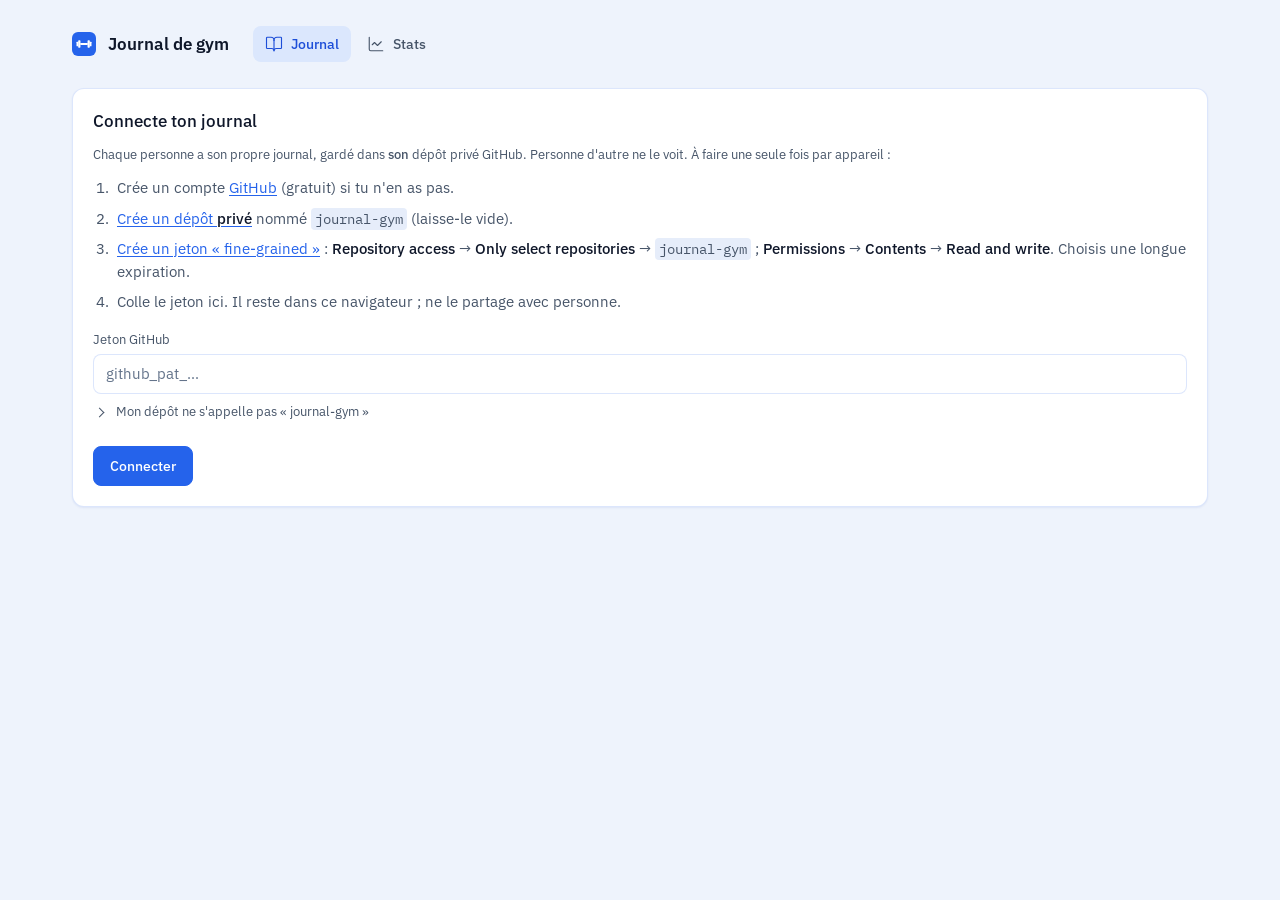
<file: index.html>
<!DOCTYPE html>
<html lang="fr">
<head>
<meta charset="utf-8">
<meta name="viewport" content="width=device-width, initial-scale=1, viewport-fit=cover">
<title>Journal de gym</title>
<meta name="theme-color" content="#eef3fc" media="(prefers-color-scheme: light)">
<meta name="theme-color" content="#0c1326" media="(prefers-color-scheme: dark)">
<link rel="manifest" href="manifest.webmanifest">
<link rel="icon" href="icon.svg" type="image/svg+xml">
<link rel="apple-touch-icon" href="icon-180.png">
<meta name="mobile-web-app-capable" content="yes">
<meta name="apple-mobile-web-app-capable" content="yes">
<meta name="apple-mobile-web-app-title" content="Gym">
<meta name="apple-mobile-web-app-status-bar-style" content="black-translucent">
<link rel="preconnect" href="https://fonts.gstatic.com" crossorigin>
<link rel="stylesheet" href="https://fonts.googleapis.com/css2?family=IBM+Plex+Mono:wght@400;500&family=IBM+Plex+Sans:wght@400;500;600&display=swap" crossorigin>
<link rel="stylesheet" href="style.css">
</head>
<body>
<div class="wrap">
  <header class="top">
    <h1 class="brand"><img src="icon.svg" alt="" width="24" height="24">Journal de gym</h1>
    <nav class="tabs">
      <a class="tab active" id="tab-journal" href="index.html"><i data-icon="book"></i>Journal</a>
      <a class="tab" href="stats.html"><i data-icon="chart"></i>Stats</a>
      <button class="tab hidden" id="btn-account" type="button"><i data-icon="user"></i>Compte</button>
      <button class="tab hidden" id="btn-install" type="button"><i data-icon="download"></i>Installer</button>
    </nav>
    <div class="meta"><span id="who"></span><span id="sync" role="status"></span></div>
  </header>
  <div id="notice" class="notice hidden"></div>

  <!-- Connexion -->
  <section class="card narrow hidden" id="setup">
    <h2>Connecte ton journal</h2>
    <p class="sub">Chaque personne a son propre journal, gardé dans <b>son</b> dépôt privé GitHub. Personne d'autre ne le voit. À faire une seule fois par appareil :</p>
    <ol class="steps">
      <li>Crée un compte <a href="https://github.com/signup" target="_blank" rel="noopener">GitHub</a> (gratuit) si tu n'en as pas.</li>
      <li><a href="https://github.com/new?name=journal-gym&visibility=private" target="_blank" rel="noopener">Crée un dépôt <b>privé</b></a> nommé <code>journal-gym</code> (laisse-le vide).</li>
      <li><a href="https://github.com/settings/personal-access-tokens/new" target="_blank" rel="noopener">Crée un jeton « fine-grained »</a> : <span class="ui">Repository access</span> → <span class="ui">Only select repositories</span> → <code>journal-gym</code> ; <span class="ui">Permissions</span> → <span class="ui">Contents</span> → <span class="ui">Read and write</span>. Choisis une longue expiration.</li>
      <li>Colle le jeton ici. Il reste dans ce navigateur ; ne le partage avec personne.</li>
    </ol>
    <form id="setup-form">
      <label class="f" for="in-token">Jeton GitHub</label>
      <input id="in-token" type="password" autocomplete="off" placeholder="github_pat_…">
      <details>
        <summary>Mon dépôt ne s'appelle pas « journal-gym »</summary>
        <label class="f" for="in-repo">Dépôt (compte/nom)</label>
        <input id="in-repo" type="text" autocomplete="off" placeholder="mon-compte/journal-gym">
      </details>
      <div class="row top-gap"><button class="btn primary" id="btn-connect" type="submit">Connecter</button></div>
      <div class="err" id="setup-err"></div>
    </form>
  </section>

  <!-- Compte -->
  <section class="card narrow hidden" id="account">
    <h2>Compte</h2>
    <p class="sub" id="account-info"></p>
    <div class="row top-gap">
      <label for="sel-unit">Unité de poids</label>
      <select id="sel-unit" class="auto"><option value="lb">lb</option><option value="kg">kg</option></select>
    </div>
    <div class="row top-gap">
      <button class="btn" id="btn-csv" type="button">Exporter en CSV</button>
      <button class="btn danger" id="btn-logout" type="button">Se déconnecter de cet appareil</button>
    </div>
  </section>

  <!-- Liste -->
  <section id="list-view" class="hidden">
    <div class="row spread list-top">
      <button class="btn primary" id="btn-new" type="button"><i data-icon="plus"></i>Nouvel entraînement</button>
      <span id="count"></span>
    </div>
    <div id="list"></div>
  </section>

  <!-- Éditeur -->
  <section class="card narrow hidden" id="editor">
    <h2 id="ed-title">Nouvel entraînement</h2>
    <div class="grid2">
      <div><label class="f" for="ed-date">Date</label><input id="ed-date" type="date"></div>
      <div><label class="f" for="ed-name">Nom de l'entraînement</label><input id="ed-name" type="text" list="dl-names" placeholder="ex. Push, Jambes" autocomplete="off"></div>
    </div>
    <div id="ed-ex"></div>
    <div class="row add-row">
      <button class="btn" data-add="ex" type="button"><i data-icon="plus"></i>Exercice</button>
      <button class="btn" data-add="warmup" type="button"><i data-icon="plus"></i>Échauffement</button>
      <button class="btn" data-add="stretch" type="button"><i data-icon="plus"></i>Étirement</button>
    </div>
    <div class="note-field"><label class="f" for="ed-note">Note</label><textarea id="ed-note" placeholder="Comment ça s'est passé ?"></textarea></div>
    <div class="err" id="ed-err"></div>
    <div class="editor-actions">
      <div id="timer" class="timer hidden" role="timer">
        <div class="timer-info"><span id="timer-label" aria-live="polite"></span><span id="timer-time" class="timer-time"></span></div>
        <button class="btn small" id="timer-stop" type="button">Arrêter</button>
        <div class="timer-bar" aria-hidden="true"><i id="timer-fill"></i></div>
      </div>
      <div class="row"><button class="btn primary" id="btn-save" type="button">Enregistrer</button><button class="btn" id="btn-cancel" type="button">Annuler</button></div>
      <button class="btn danger hidden" id="btn-delete" type="button">Supprimer</button>
    </div>
    <datalist id="dl-names"></datalist>
  </section>
</div>

<script src="app.js"></script>
<script src="moves.js"></script>
<script>
'use strict';
const $ = id => document.getElementById(id);
const esc = JG.esc;
let draft = null;          // entraînement en cours d'édition
let showAccount = location.hash === '#compte';   // l'onglet Compte de la page Stats arrive ici

/* ---------- affichage général ---------- */
function render() {
  const on = JG.connected();
  $('setup').classList.toggle('hidden', on);
  $('btn-account').classList.toggle('hidden', !on);
  const acc = on && showAccount && !draft;
  $('account').classList.toggle('hidden', !acc);
  $('list-view').classList.toggle('hidden', !on || !!draft || acc);
  $('btn-account').classList.toggle('active', acc);
  $('tab-journal').classList.toggle('active', !acc);
  $('editor').classList.toggle('hidden', !on || !draft);
  document.body.classList.toggle('editing', on && !!draft);
  renderSync();
  if (!on) return;
  $('account-info').textContent = 'Connecté : ' + JG.login() + ' · données dans le dépôt privé ' + JG.repo();
  $('sel-unit').value = JG.unit();
  if (!draft) renderList();
}

function renderSync() {
  JG.paintStatus('Tes changements sont gardés ici et seront envoyés au retour du réseau');
}

/* Types d'éléments d'une séance. Seuls les exercices ont des sets et comptent dans les stats. */
const TYPES = {
  ex: { label: 'Exercice', ph: 'Nom de l\'exercice' },
  warmup: { label: 'Échauffement', ph: 'Nom de l\'échauffement' },
  stretch: { label: 'Étirement', ph: 'Nom de l\'étirement' }
};
const SUGG = { ex: [], warmup: [], stretch: [] };   // noms déjà utilisés, proposés pendant la saisie
const isEx = ex => !ex.type || ex.type === 'ex';
const openGroups = new Set();   // groupes dont l'historique est déplié

function sessionHTML(w, u) {
  const nSets = w.exercises.reduce((a, e) => a + e.sets.length, 0), vol = JG.workoutVolume(w);
  const nEx = w.exercises.filter(isEx).length, nWarm = w.exercises.filter(e => e.type === 'warmup').length, nStr = w.exercises.filter(e => e.type === 'stretch').length;
  return '<div class="sess">' +
    '<div class="sess-head"><span class="w-date">' + esc(JG.fmtDate(w.date, true)) + '</span>' +
    '<button class="btn small ghost" data-act="edit" data-id="' + esc(w.id) + '">Modifier</button></div>' +
    (w.exercises.length ? '<ul>' + w.exercises.map(ex => {
      const note = ex.note ? '<span class="li-note">' + esc(ex.note) + '</span>' : '';
      return isEx(ex)
        ? '<li><span class="li-name"><b>' + esc(ex.name) + '</b>' + note + '</span><span class="sets">' + esc(JG.setsSummary(ex.sets, u, ex.measure)) + '</span></li>'
        : '<li class="extra"><span class="li-name"><span><span class="tag">' + TYPES[ex.type].label + '</span><b>' + esc(ex.name) + '</b></span>' + note + '</span><span class="sets">' + esc(ex.detail || '') + '</span></li>';
    }).join('') + '</ul>' : '') +
    (w.note ? '<p class="note">' + esc(w.note) + '</p>' : '') +
    '<footer>' + nEx + ' exercice' + (nEx > 1 ? 's' : '') + ' · ' + nSets + ' set' + (nSets > 1 ? 's' : '') +
    (nWarm ? ' · ' + nWarm + ' échauffement' + (nWarm > 1 ? 's' : '') : '') + (nStr ? ' · ' + nStr + ' étirement' + (nStr > 1 ? 's' : '') : '') +
    (vol > 0 ? ' · volume ' + JG.fmtNum(vol) + ' ' + u : '') + '</footer></div>';
}

/* Les séances qui portent le même nom sont regroupées dans une seule carte (la plus récente en premier). */
function renderList() {
  const ws = JG.workouts(), u = JG.unit();
  if (!ws.length) {
    $('count').textContent = '';
    $('list').innerHTML = '<div class="card empty">Aucun entraînement pour l\'instant.<br>Appuie sur « Nouvel entraînement » pour commencer.</div>';
    return;
  }
  const groups = new Map();
  for (const w of ws) { const k = JG.key(w.name); if (!groups.has(k)) groups.set(k, []); groups.get(k).push(w); }
  $('count').textContent = groups.size + ' entraînement' + (groups.size > 1 ? 's' : '') + ' · ' + ws.length + ' séance' + (ws.length > 1 ? 's' : '');
  let html = '';
  groups.forEach((list, k) => {
    const last = list[0], older = list.slice(1);
    html += '<article class="card w">' +
      '<header><div><h3>' + esc(last.name) + '</h3><div class="small">' + list.length + ' séance' + (list.length > 1 ? 's' : '') + '</div></div>' +
      '<button class="btn small soft" data-act="dup" data-id="' + esc(last.id) + '" title="Ajouter une séance aujourd\'hui à partir de la dernière">' + JG.icon('plus') + 'Nouvelle séance</button></header>' +
      sessionHTML(last, u) +
      (older.length ? '<details data-k="' + esc(k) + '"' + (openGroups.has(k) ? ' open' : '') + '><summary>Séances précédentes <span class="n">' + older.length + '</span></summary>' +
        older.map(w => sessionHTML(w, u)).join('') + '</details>' : '') +
      '</article>';
  });
  $('list').innerHTML = html;
}

/* ---------- éditeur ---------- */
const blankSet = () => ({ reps: '', weight: '', sec: '' });
const blankEx = type => ({ type: type || 'ex', measure: '', name: '', detail: '', note: '', sets: (type || 'ex') === 'ex' ? [blankSet()] : [] });
/* Mesure d'un exercice : '' = reps + poids, 'time' = durée de chaque set, 'steps' = nombre de pas (+ poids facultatif) */
const MEASURES = [['', () => JG.unit()], ['time', () => 'Temps'], ['steps', () => 'Pas']];

function openEditor(w, asCopy) {
  if (w) {
    draft = { id: asCopy ? null : w.id, createdAt: asCopy ? null : w.createdAt, date: asCopy ? JG.today() : w.date, name: w.name, note: asCopy ? '' : (w.note || ''),
      exercises: w.exercises.map(ex => ({ type: ex.type || 'ex', measure: ex.measure || '', detail: ex.detail || '', note: ex.note || '', name: ex.name,
        sets: ex.sets.map(s => ({ reps: s.reps ? String(s.reps) : '', weight: s.weight ? String(s.weight).replace('.', ',') : '', sec: s.sec ? String(s.sec) : '' })) })) };
  } else {
    draft = { id: null, date: JG.today(), name: '', note: '', exercises: [blankEx()] };
  }
  $('ed-title').textContent = draft.id ? 'Modifier la séance' : (asCopy ? 'Nouvelle séance – ' + w.name : 'Nouvel entraînement');
  $('ed-date').value = draft.date; $('ed-name').value = draft.name; $('ed-note').value = draft.note; $('ed-err').textContent = '';
  $('btn-delete').classList.toggle('hidden', !draft.id); disarm();
  const hist = JG.history();
  SUGG.ex = Array.from(hist.values()).sort((a, b) => b.sessions.length - a.sessions.length).map(h => h.name);
  $('dl-names').innerHTML = Array.from(new Set(JG.workouts().map(x => x.name))).map(n => '<option value="' + esc(n) + '">').join('');
  ['warmup', 'stretch'].forEach(t => {
    const names = new Set();
    JG.workouts().forEach(x => x.exercises.forEach(ex => { if (ex.type === t && ex.name) names.add(ex.name); }));
    SUGG[t] = Array.from(names);
  });
  renderExercises();
  render();
  window.scrollTo(0, 0);
}

function hintFor(name) {
  const h = JG.history(draft && draft.id).get(JG.key(name));
  if (!h) return '';
  const s = h.sessions[h.sessions.length - 1];
  return 'Dernière fois (' + JG.fmtDate(s.date) + ') : ' + JG.setsSummary(s.sets, JG.unit(), s.measure);
}

/* Animation « comment faire » (moves.js) : bouton visible seulement si le nom correspond à un mouvement connu.
   L'état ouvert/fermé est gardé sur l'exercice (_demo), il n'est pas enregistré. */
function demoBtnHTML(ex) {
  const id = JGMoves.find(ex.name), open = !!(id && ex._demo);
  return '<button class="icon demo-btn' + (id ? '' : ' hidden') + '" data-act="demo" type="button" title="Voir le mouvement" aria-label="Voir le mouvement" aria-expanded="' + open + '">' + JG.icon('play') + '</button>';
}
function refreshDemo(exEl, ex) {
  const id = JGMoves.find(ex.name), open = !!(id && ex._demo), b = exEl.querySelector('.demo-btn'), slot = exEl.querySelector('.demo-slot');
  if (!b || !slot) return;
  b.classList.toggle('hidden', !id); b.setAttribute('aria-expanded', String(open));
  if (!open) slot.innerHTML = '';
  else if (slot.dataset.mv !== id) slot.innerHTML = JGMoves.panel(id);
  slot.dataset.mv = open ? id : '';
  if (open) JGMoves.start();
}

/* ---------- minuteur des sets en Temps ----------
   Un seul décompte à la fois. Il se base sur l'heure de fin, donc reste juste si l'écran se met en veille.
   Bips aux 3 dernières secondes et à la fin (Web Audio ; muet si l'iPhone est en mode silencieux),
   vibration là où elle existe, et l'écran reste allumé pendant le décompte quand le navigateur le permet. */
const timer = { ex: null, j: -1, total: 0, end: 0, iv: 0, hide: 0, ctx: null, wake: null, last: -1 };
const timerOn = (ex, j) => !!timer.iv && timer.ex === ex && timer.j === j;
const fmtClock = s => Math.floor(s / 60) + ':' + String(s % 60).padStart(2, '0');

function timerBtnHTML(ex, j) {
  const on = timerOn(ex, j);
  return '<button class="icon timer-btn" data-act="timer" type="button" aria-pressed="' + on + '" title="' + (on ? 'Arrêter le minuteur' : 'Démarrer le minuteur') + '" aria-label="' + (on ? 'Arrêter le minuteur' : 'Démarrer le minuteur du set ' + (j + 1)) + '">' + JG.icon(on ? 'stop' : 'timer') + '</button>';
}
function paintTimerBtns() {
  document.querySelectorAll('#ed-ex .timer-btn').forEach(b => {
    const ex = draft && draft.exercises[+b.closest('.ex').dataset.i], j = +b.closest('.set-row').dataset.j;
    b.outerHTML = timerBtnHTML(ex, j);
  });
}
function beep(freq, dur, delay) {
  const c = timer.ctx; if (!c) return;
  const t = c.currentTime + (delay || 0), o = c.createOscillator(), g = c.createGain();
  o.type = 'sine'; o.frequency.value = freq;
  g.gain.setValueAtTime(0.0001, t); g.gain.exponentialRampToValueAtTime(0.4, t + 0.02); g.gain.exponentialRampToValueAtTime(0.0001, t + dur);
  o.connect(g); g.connect(c.destination); o.start(t); o.stop(t + dur + 0.05);
}
async function keepAwake(on) {
  try {
    if (on && 'wakeLock' in navigator && !timer.wake) { timer.wake = await navigator.wakeLock.request('screen'); timer.wake.addEventListener('release', () => { timer.wake = null; }); }
    if (!on && timer.wake) { await timer.wake.release(); timer.wake = null; }
  } catch (e) { /* non disponible : sans importance */ }
}
function showTimer(label, secs, frac, done) {
  $('timer').classList.remove('hidden'); $('timer').classList.toggle('done', !!done);
  if ($('timer-label').textContent !== label) $('timer-label').textContent = label;
  $('timer-time').textContent = done ? 'Terminé !' : fmtClock(secs);
  $('timer-fill').style.width = (frac * 100).toFixed(1) + '%';
  $('timer-stop').textContent = done ? 'OK' : 'Arrêter';
}
function startTimer(ex, j) {
  stopTimer();
  const sec = JG.parseSec(ex.sets[j] && ex.sets[j].sec);
  const label = (ex.name.trim() || 'Exercice') + ' · set ' + (j + 1);
  if (!(sec > 0)) { showTimer(label + ' : entre d\'abord un temps', 0, 0); $('timer-time').textContent = ''; timer.hide = setTimeout(stopTimer, 3000); return; }
  // Le son doit être « débloqué » pendant le toucher (exigence d'iOS)
  try { timer.ctx = timer.ctx || new (window.AudioContext || window.webkitAudioContext)(); timer.ctx.resume(); beep(880, 0.08); } catch (e) { timer.ctx = null; }
  Object.assign(timer, { ex, j, total: sec, end: Date.now() + sec * 1000, last: -1 });
  timer.iv = setInterval(tickTimer, 200);
  keepAwake(true); tickTimer(); paintTimerBtns();
}
function tickTimer() {
  const ms = timer.end - Date.now(), left = Math.max(0, Math.ceil(ms / 1000));
  const label = (timer.ex.name.trim() || 'Exercice') + ' · set ' + (timer.j + 1);
  if (ms <= 0) return finishTimer(label);
  if (left <= 3 && left !== timer.last) beep(660, 0.12);
  timer.last = left;
  showTimer(label, left, 1 - ms / (timer.total * 1000));
}
function finishTimer(label) {
  clearInterval(timer.iv); timer.iv = 0;
  beep(990, 0.25); beep(990, 0.25, 0.35); beep(1320, 0.5, 0.7);
  try { if (navigator.vibrate) navigator.vibrate([300, 120, 300]); } catch (e) { /* pas de vibration */ }
  showTimer(label, 0, 1, true);
  keepAwake(false); paintTimerBtns();
  timer.hide = setTimeout(stopTimer, 6000);
}
function stopTimer() {
  clearInterval(timer.iv); clearTimeout(timer.hide); timer.iv = 0; timer.hide = 0; timer.ex = null; timer.j = -1;
  $('timer').classList.add('hidden'); $('timer').classList.remove('done');
  keepAwake(false); paintTimerBtns();
}
$('timer-stop').addEventListener('click', stopTimer);
document.addEventListener('visibilitychange', () => {
  if (document.hidden || !timer.iv) return;
  keepAwake(true); tickTimer();   // retour dans l'app : l'écran allumé est redemandé, le décompte se recale
});

// Lignes de sets selon la mesure : reps + poids, durée seule, ou pas + poids facultatif
function setRowsHTML(ex, u) {
  const del = '<button class="icon" data-act="del-set" type="button" title="Retirer le set" aria-label="Retirer le set">' + JG.icon('x') + '</button>';
  if (ex.measure === 'time') return '<div class="set-row timed head"><span>Set</span><span>Temps (secondes)</span><span></span><span></span></div>' +
    ex.sets.map((s, j) => '<div class="set-row timed" data-j="' + j + '"><span class="n">' + (j + 1) + '</span>' +
      '<input class="sec" type="text" inputmode="numeric" placeholder="ex. 45" aria-label="Temps du set ' + (j + 1) + ', en secondes" value="' + esc(s.sec) + '">' +
      timerBtnHTML(ex, j) + del + '</div>').join('');
  const what = ex.measure === 'steps' ? 'Pas' : 'Reps';
  return '<div class="set-row head"><span>Set</span><span>' + what + '</span><span>Poids (' + u + ')' + '</span><span></span></div>' +
    ex.sets.map((s, j) => '<div class="set-row" data-j="' + j + '"><span class="n">' + (j + 1) + '</span>' +
      '<input class="reps" type="text" inputmode="numeric" aria-label="' + what + ' du set ' + (j + 1) + '" value="' + esc(s.reps) + '">' +
      '<input class="wt" type="text" inputmode="decimal" aria-label="Poids du set ' + (j + 1) + '" value="' + esc(s.weight) + '">' + del + '</div>').join('');
}

function renderExercises() {
  const u = JG.unit();
  $('ed-ex').innerHTML = draft.exercises.map((ex, i) => {
    const t = TYPES[ex.type] || TYPES.ex;
    const head = '<div class="ex ' + esc(ex.type) + '" data-i="' + i + '">' +
      (isEx(ex) ? '' : '<div class="tag">' + t.label + '</div>') +
      '<div class="ex-head"><textarea class="ex-name" rows="1" enterkeyhint="done" autocomplete="off" placeholder="' + esc(t.ph) + '" aria-label="Nom" aria-autocomplete="list">' + esc(ex.name) + '</textarea>' +
      demoBtnHTML(ex) +
      '<button class="icon" data-act="del-ex" type="button" title="Retirer" aria-label="Retirer">' + JG.icon('x') + '</button></div>' +
      '<div class="suggest hidden" role="listbox" aria-label="Noms déjà utilisés"></div>';
    const mv = ex._demo && JGMoves.find(ex.name);
    const slot = '<div class="demo-slot" data-mv="' + (mv || '') + '">' + (mv ? JGMoves.panel(mv) : '') + '</div>';
    // Zone de texte qui s'agrandit avec le contenu : la note reste lisible en entier sur téléphone
    const note = '<textarea class="ex-note" rows="1" placeholder="Note (ex. par jambe, élastique rouge)" aria-label="Note sur l\'exercice">' + esc(ex.note) + '</textarea>';
    if (!isEx(ex)) return head + slot +
      '<input class="ex-detail" type="text" autocomplete="off" placeholder="Durée ou détails (ex. 5 min)" aria-label="Durée ou détails" value="' + esc(ex.detail) + '">' + note + '</div>';
    return head + note + slot +
      '<div class="hint">' + esc(hintFor(ex.name)) + '</div>' +
      '<div class="measure" role="group" aria-label="Mesure">' + MEASURES.map(([m, label]) =>
        '<button type="button" data-act="measure" data-m="' + m + '" aria-pressed="' + (ex.measure === m) + '">' + esc(label()) + '</button>').join('') + '</div>' +
      setRowsHTML(ex, u) +
      '<button class="btn small add-set" data-act="add-set" type="button">' + JG.icon('plus') + 'Set</button>' +
    '</div>';
  }).join('');
  requestAnimationFrame(fitAll);   // une fois l'éditeur affiché
  JGMoves.start();
}
// Nom et note : zones de texte qui s'agrandissent avec le contenu, pour rester lisibles en entier sur téléphone
function fitNote(t) { t.style.height = 'auto'; if (t.scrollHeight) t.style.height = (t.scrollHeight + 2) + 'px'; }
function fitAll() { document.querySelectorAll('#ed-ex .ex-note, #ed-ex .ex-name').forEach(fitNote); }
window.addEventListener('resize', fitAll);

/* Suggestions de noms (remplacent la liste du navigateur, qui ne marche pas sur une zone de texte) :
   les noms déjà utilisés qui contiennent ce qu'on tape, sans tenir compte des accents ni des majuscules. */
function showSuggest(exEl, ex) {
  const box = exEl.querySelector('.suggest'); if (!box) return;
  const q = JGMoves._norm(ex.name), list = SUGG[ex.type] || SUGG.ex;
  const hits = list.filter(n => { const k = JGMoves._norm(n); return k !== q && (!q || k.includes(q)); }).slice(0, 5);
  box.innerHTML = hits.map(n => '<button type="button" role="option" data-act="pick" data-name="' + esc(n) + '">' + esc(n) + '</button>').join('');
  box.classList.toggle('hidden', !hits.length);
}
function hideSuggest(exEl) { const box = exEl && exEl.querySelector('.suggest'); if (box) box.classList.add('hidden'); }
$('ed-ex').addEventListener('focusin', e => { if (e.target.classList.contains('ex-name')) { const exEl = e.target.closest('.ex'); showSuggest(exEl, draft.exercises[+exEl.dataset.i]); } });
$('ed-ex').addEventListener('focusout', e => { if (e.target.classList.contains('ex-name')) hideSuggest(e.target.closest('.ex')); });
// Toucher une suggestion ne doit pas faire perdre le focus avant le clic
$('ed-ex').addEventListener('pointerdown', e => { if (e.target.closest('[data-act="pick"]')) e.preventDefault(); });
$('ed-ex').addEventListener('keydown', e => { if (e.key === 'Enter' && e.target.classList.contains('ex-name')) { e.preventDefault(); e.target.blur(); } });

function nameChanged(exEl, ex) { const h = exEl.querySelector('.hint'); if (h) h.textContent = hintFor(ex.name); refreshDemo(exEl, ex); }

$('ed-ex').addEventListener('input', e => {
  const exEl = e.target.closest('.ex'); if (!exEl) return;
  const ex = draft.exercises[+exEl.dataset.i];
  if (e.target.classList.contains('ex-name')) {
    if (/\n/.test(e.target.value)) e.target.value = e.target.value.replace(/\s*\n\s*/g, ' ');   // un nom tient sur une « ligne » (collé avec retours)
    ex.name = e.target.value; fitNote(e.target); nameChanged(exEl, ex); showSuggest(exEl, ex); return;
  }
  if (e.target.classList.contains('ex-detail')) { ex.detail = e.target.value; return; }
  if (e.target.classList.contains('ex-note')) { ex.note = e.target.value; fitNote(e.target); return; }
  const row = e.target.closest('.set-row'); if (!row) return;
  const s = ex.sets[+row.dataset.j];
  if (e.target.classList.contains('reps')) s.reps = e.target.value;
  if (e.target.classList.contains('wt')) s.weight = e.target.value;
  if (e.target.classList.contains('sec')) s.sec = e.target.value;
});

$('ed-ex').addEventListener('click', e => {
  const b = e.target.closest('[data-act]'); if (!b) return;
  const exEl = b.closest('.ex'), i = +exEl.dataset.i, ex = draft.exercises[i];
  if (b.dataset.act === 'pick') {
    const t = exEl.querySelector('.ex-name'); ex.name = t.value = b.dataset.name;
    fitNote(t); nameChanged(exEl, ex); hideSuggest(exEl); t.blur();
  } else if (b.dataset.act === 'demo') {
    ex._demo = !ex._demo; refreshDemo(exEl, ex);
  } else if (b.dataset.act === 'timer') {
    const j = +b.closest('.set-row').dataset.j;
    if (timerOn(ex, j)) stopTimer(); else startTimer(ex, j);
  } else if (b.dataset.act === 'measure') {
    stopTimer(); ex.measure = b.dataset.m; renderExercises();
  } else if (b.dataset.act === 'add-set') {
    const last = ex.sets[ex.sets.length - 1];
    ex.sets.push(last ? { reps: last.reps, weight: last.weight, sec: last.sec } : blankSet());   // recopie le set précédent
    renderExercises();
    const rows = $('ed-ex').querySelectorAll('.ex[data-i="' + i + '"] .set-row[data-j]');
    const inp = rows[rows.length - 1].querySelector('input'); inp.focus(); inp.select();
  } else if (b.dataset.act === 'del-set') {
    stopTimer(); ex.sets.splice(+b.closest('.set-row').dataset.j, 1); renderExercises();
  } else if (b.dataset.act === 'del-ex') {
    stopTimer(); draft.exercises.splice(i, 1); renderExercises();
  }
});

document.querySelectorAll('[data-add]').forEach(b => b.addEventListener('click', () => {
  draft.exercises.push(blankEx(b.dataset.add)); renderExercises();
  const names = $('ed-ex').querySelectorAll('.ex-name'); names[names.length - 1].focus();
}));

function collect() {
  const date = $('ed-date').value;
  if (!/^\d{4}-\d{2}-\d{2}$/.test(date)) throw new Error('Choisis une date.');
  const exercises = [];
  for (const ex of draft.exercises) {
    const name = ex.name.trim(), sets = [], note = String(ex.note || '').trim();
    if (!isEx(ex)) {
      const detail = String(ex.detail || '').trim();
      if (!name && !detail && !note) continue;
      if (!name) throw new Error('Donne un nom à chaque ' + TYPES[ex.type].label.toLowerCase() + '.');
      exercises.push(Object.assign({ type: ex.type, name, detail, sets: [] }, note ? { note } : {}));
      continue;
    }
    const pour = name ? ' pour « ' + name + ' »' : '';
    for (const s of ex.sets) {
      if (ex.measure === 'time') {
        const ss = String(s.sec || '').trim(); if (!ss) continue;
        const sec = JG.parseSec(ss);
        if (!(sec > 0)) throw new Error('Temps invalide' + pour + ' : entre des secondes (ex. 45) ou 1:30.');
        sets.push({ sec });
        continue;
      }
      const rs = String(s.reps || '').trim(), wsr = String(s.weight || '').trim();
      if (!rs && !wsr) continue;
      const reps = JG.num(rs), weight = wsr ? JG.num(wsr) : 0;
      if (!(reps > 0) || reps !== Math.round(reps)) throw new Error((ex.measure === 'steps' ? 'Nombre de pas invalide' : 'Reps invalides') + pour + ' : entre un nombre entier.');
      if (!(weight >= 0)) throw new Error('Poids invalide' + pour + '.');
      sets.push({ reps, weight });
    }
    if (!name && !sets.length && !note) continue;
    if (!name) throw new Error('Donne un nom à chaque exercice.');
    exercises.push(Object.assign({ name }, ex.measure ? { measure: ex.measure } : {}, note ? { note } : {}, { sets }));
  }
  const name = $('ed-name').value.trim() || 'Entraînement';
  if (!exercises.length && !$('ed-name').value.trim()) throw new Error('Ajoute au moins un élément ou un nom.');
  return { id: draft.id, createdAt: draft.createdAt, date, name, note: $('ed-note').value.trim(), exercises };
}

$('btn-save').addEventListener('click', () => {
  try { const w = collect(); stopTimer(); draft = null; JG.saveWorkout(w); render(); window.scrollTo(0, 0); }
  catch (e) { $('ed-err').textContent = e.message; }
});
$('btn-cancel').addEventListener('click', () => { stopTimer(); draft = null; render(); });

let armTimer = null;
function disarm() { const b = $('btn-delete'); b.classList.remove('armed'); b.textContent = 'Supprimer'; clearTimeout(armTimer); }
$('btn-delete').addEventListener('click', () => {
  const b = $('btn-delete');
  if (!b.classList.contains('armed')) { b.classList.add('armed'); b.textContent = 'Confirmer la suppression'; armTimer = setTimeout(disarm, 4000); return; }
  const id = draft.id; stopTimer(); draft = null; JG.deleteWorkout(id); render();
});

/* ---------- liste, compte, connexion ---------- */
$('btn-new').addEventListener('click', () => openEditor(null));
$('list').addEventListener('click', e => {
  const b = e.target.closest('[data-act]'); if (!b) return;
  const w = JG.getWorkout(b.dataset.id); if (!w) return;
  openEditor(w, b.dataset.act === 'dup');
});
$('list').addEventListener('toggle', e => {
  const k = e.target.dataset && e.target.dataset.k; if (!k) return;
  if (e.target.open) openGroups.add(k); else openGroups.delete(k);
}, true);
function setAccount(v) { stopTimer(); showAccount = v; draft = null; try { history.replaceState(null, '', v ? '#compte' : location.pathname); } catch (e) { /* sans importance */ } render(); window.scrollTo(0, 0); }
$('btn-account').addEventListener('click', () => setAccount(true));
$('tab-journal').addEventListener('click', e => { e.preventDefault(); setAccount(false); });
$('sel-unit').addEventListener('change', e => JG.setUnit(e.target.value));
$('btn-logout').addEventListener('click', () => { stopTimer(); showAccount = false; draft = null; JG.disconnect(); render(); });
$('btn-csv').addEventListener('click', () => {
  const a = document.createElement('a');
  a.href = URL.createObjectURL(new Blob(['﻿' + JG.toCSV()], { type: 'text/csv;charset=utf-8' }));
  a.download = 'journal-gym-' + JG.today() + '.csv'; document.body.appendChild(a); a.click(); a.remove();
});
$('setup-form').addEventListener('submit', async e => {
  e.preventDefault();
  const btn = $('btn-connect'); btn.disabled = true; btn.textContent = 'Connexion…'; $('setup-err').textContent = '';
  try { await JG.connect($('in-token').value, $('in-repo').value); $('in-token').value = ''; }
  catch (err) { $('setup-err').textContent = err instanceof TypeError ? 'Impossible de joindre GitHub. Vérifie ta connexion.' : err.message; }
  btn.disabled = false; btn.textContent = 'Connecter'; render();
});

/* ---------- installation (PWA) ---------- */
let installEvt = null;
window.addEventListener('beforeinstallprompt', e => { e.preventDefault(); installEvt = e; $('btn-install').classList.remove('hidden'); });
window.addEventListener('appinstalled', () => { installEvt = null; $('btn-install').classList.add('hidden'); });
$('btn-install').addEventListener('click', async () => {
  if (!installEvt) return;
  installEvt.prompt(); try { await installEvt.userChoice; } catch (e) { /* refusé */ }
  installEvt = null; $('btn-install').classList.add('hidden');
});

JG.onChange(() => { if (draft) renderSync(); else render(); });
if ('serviceWorker' in navigator) window.addEventListener('load', () => navigator.serviceWorker.register('sw.js').catch(() => {}));
JG.hydrateIcons();
JG.init();
render();
</script>
</body>
</html>
</file>
<file: style.css>
/* Journal de gym – styles.
   Surfaces bleu nuit, un seul accent (le bleu de l'icône), espacements sur une grille de 4 px.
   Rayons : 4 étiquette · 8 contrôle et bloc interne · 12 carte. */
:root {
  color-scheme: light dark;
  --bg: #eef3fc; --card: #ffffff; --raised: #e6edfa; --field: #ffffff;
  --text: #0f172a; --text-2: #475569; --muted: #64748b;
  --line: rgba(37,99,235,.16); --line-strong: rgba(37,99,235,.4);
  --accent: #2563eb; --accent-hover: #1d4ed8; --accent-ink: #ffffff; --soft: #dbe7fd; --soft-hover: #c9dafc; --on-soft: #1d4ed8;
  --danger: #dc2626; --danger-ink: #ffffff; --ok: #16a34a;
  --shadow: 0 1px 2px rgba(30,64,175,.08);
  --sans: "IBM Plex Sans", system-ui, -apple-system, "Segoe UI", Roboto, sans-serif;
  --mono: "IBM Plex Mono", ui-monospace, "SF Mono", Menlo, Consolas, monospace;
  --ease: cubic-bezier(.22, 1, .36, 1);
}
@media (prefers-color-scheme: dark) {
  :root {
    --bg: #0c1326; --card: #121c36; --raised: #1a2749; --field: #0c1326;
    --text: #eef2fb; --text-2: #a9b6d3; --muted: #8292b5;
    --line: rgba(110,168,255,.16); --line-strong: rgba(110,168,255,.42);
    --accent: #6ea8ff; --accent-hover: #8ab9ff; --accent-ink: #06122b; --soft: #1c3368; --soft-hover: #233f80; --on-soft: #a9cbff;
    --danger: #e5484d; --danger-ink: #1a0606; --ok: #4cc38a;
    --shadow: none;
  }
}
* { box-sizing: border-box; }
html { -webkit-text-size-adjust: 100%; }
body { margin: 0; background: var(--bg); color: var(--text); font: 15px/1.5 var(--sans); overflow-x: hidden; }
h1, h2, h3, p { margin: 0; }
a { color: var(--accent); text-underline-offset: 2px; }
b { font-weight: 500; }
.hidden { display: none !important; }
.muted { color: var(--muted); }
.small { font-size: 13px; line-height: 20px; }
.ic { flex: none; width: 18px; height: 18px; }

.wrap { max-width: 1200px; margin: 0 auto; padding: calc(24px + env(safe-area-inset-top)) calc(32px + env(safe-area-inset-right)) calc(64px + env(safe-area-inset-bottom)) calc(32px + env(safe-area-inset-left)); }
.narrow { max-width: 720px; }

/* ---------- en-tête ---------- */
header.top { display: flex; align-items: center; gap: 24px; min-height: 40px; margin-bottom: 24px; }
.brand { display: flex; align-items: center; gap: 12px; font-size: 17px; line-height: 24px; font-weight: 600; white-space: nowrap; }
.brand img { width: 24px; height: 24px; border-radius: 6px; display: block; }
nav.tabs { display: flex; gap: 4px; }
.tab { appearance: none; border: 0; background: transparent; color: var(--text-2); font: inherit; font-size: 14px; font-weight: 500; text-decoration: none; cursor: pointer;
  display: inline-flex; align-items: center; gap: 8px; min-height: 36px; padding: 0 12px; border-radius: 8px;
  transition: background-color .14s var(--ease), color .14s var(--ease); }
.tab:hover { background: var(--raised); color: var(--text); }
.tab.active { background: var(--soft); color: var(--on-soft); }
.meta { margin-left: auto; display: flex; align-items: center; gap: 16px; font-size: 13px; line-height: 20px; color: var(--muted); min-width: 0; }
#who { font-family: var(--mono); font-size: 12px; overflow: hidden; text-overflow: ellipsis; white-space: nowrap; }
#sync { display: inline-flex; align-items: center; gap: 8px; white-space: nowrap; }
#sync:empty { display: none; }
.dot { width: 8px; height: 8px; border-radius: 50%; background: var(--muted); flex: none; }
#sync.ok .dot { background: var(--ok); }
#sync.error { color: var(--danger); }
#sync.error .dot { background: var(--danger); }
.notice { display: flex; gap: 8px; align-items: flex-start; font-size: 13px; line-height: 20px; color: var(--text-2); background: var(--raised); border: 1px solid var(--line); border-radius: 8px; padding: 8px 12px; margin: -8px 0 16px; }
.notice.error { color: var(--danger); }
.notice .ic { margin-top: 1px; }

/* ---------- boutons et champs ---------- */
.btn { appearance: none; border: 1px solid var(--line); background: var(--card); color: var(--text); font: inherit; font-size: 14px; line-height: 20px; font-weight: 500; text-decoration: none; cursor: pointer;
  display: inline-flex; align-items: center; justify-content: center; gap: 8px; min-height: 40px; padding: 8px 16px; border-radius: 8px;
  transition: background-color .14s var(--ease), border-color .14s var(--ease), color .14s var(--ease), transform .14s var(--ease); }
.btn:hover { background: var(--raised); border-color: var(--line-strong); }
.btn:active { transform: scale(.98); }
.btn.primary { background: var(--accent); border-color: var(--accent); color: var(--accent-ink); }
.btn.primary:hover { background: var(--accent-hover); border-color: var(--accent-hover); }
.btn.small { min-height: 32px; padding: 4px 12px; font-size: 13px; }
.btn.small .ic { width: 16px; height: 16px; }
.btn.soft { background: var(--soft); border-color: transparent; color: var(--on-soft); }
.btn.soft:hover { background: var(--soft-hover); border-color: transparent; }
.btn.ghost { border-color: transparent; background: transparent; color: var(--on-soft); }
.btn.ghost:hover { background: var(--soft); border-color: transparent; }
.btn.danger { color: var(--danger); }
.btn.danger.armed { background: var(--danger); border-color: var(--danger); color: var(--danger-ink); }
.btn:disabled { opacity: .55; cursor: default; }
.icon { appearance: none; border: 0; background: transparent; color: var(--muted); width: 36px; height: 36px; border-radius: 8px; cursor: pointer; display: inline-flex; align-items: center; justify-content: center; flex: none;
  transition: background-color .14s var(--ease), color .14s var(--ease); }
.icon:hover { background: var(--raised); color: var(--text); }

label.f { display: block; font-size: 13px; line-height: 20px; color: var(--text-2); margin-bottom: 4px; }
input, select, textarea { font: inherit; color: var(--text); background: var(--field); border: 1px solid var(--line); border-radius: 8px; padding: 8px 12px; width: 100%; min-height: 40px;
  transition: border-color .14s var(--ease); }
input:hover, select:hover, textarea:hover { border-color: var(--line-strong); }
input::placeholder, textarea::placeholder { color: var(--muted); }
input:focus, select:focus, textarea:focus, .btn:focus-visible, .icon:focus-visible, .tab:focus-visible, summary:focus-visible, a:focus-visible { outline: 2px solid var(--accent); outline-offset: 1px; }
textarea { min-height: 64px; resize: vertical; display: block; }
select.auto { width: auto; max-width: 100%; }
/* iOS : le champ date a une largeur minimale propre et déborde sans ces règles */
input[type="date"] { -webkit-appearance: none; appearance: none; display: block; min-width: 0; max-width: 100%; text-align: left; }
input[type="date"]::-webkit-date-and-time-value { text-align: left; margin: 0; }
.grid2 > div, .ex-head > .ex-name, .set-row > input { min-width: 0; }
.grid2 { display: grid; grid-template-columns: 176px 1fr; gap: 12px; }

/* ---------- cartes ---------- */
.card { background: var(--card); border: 1px solid var(--line); border-radius: 12px; padding: 20px; box-shadow: var(--shadow); margin-bottom: 16px; min-width: 0; max-width: 100%; }
.card h2, .card h3 { font-size: 17px; line-height: 24px; font-weight: 500; }
.card h2 { margin-bottom: 12px; }
.row { display: flex; gap: 12px; flex-wrap: wrap; align-items: center; }
.row.top-gap { margin-top: 16px; }
.spread { justify-content: space-between; }
.empty { text-align: center; padding: 48px 16px; color: var(--text-2); }
.err { color: var(--danger); font-size: 13px; line-height: 20px; margin-top: 8px; }
.err:empty { display: none; }
code { font-family: var(--mono); font-size: .9em; background: var(--raised); padding: 2px 4px; border-radius: 4px; }
.ui { font-weight: 500; }

details summary { cursor: pointer; color: var(--text-2); font-size: 13px; line-height: 20px; list-style: none; display: flex; align-items: center; gap: 8px; padding: 8px 0; border-radius: 4px; }
details summary::-webkit-details-marker { display: none; }
details summary::before { content: ""; width: 6px; height: 6px; margin: 0 5px 0 3px; border-right: 1.5px solid currentColor; border-bottom: 1.5px solid currentColor; transform: rotate(-45deg); transition: transform .14s var(--ease); flex: none; }
details[open] > summary::before { transform: rotate(45deg); }
details summary:hover { color: var(--text); }
.n { font-family: var(--mono); font-size: 12px; color: var(--muted); }

/* ---------- connexion ---------- */
ol.steps { padding-left: 20px; margin: 12px 0 16px; color: var(--text-2); }
ol.steps li { margin-bottom: 8px; padding-left: 4px; }
ol.steps b, ol.steps .ui { color: var(--text); }

/* ---------- journal ---------- */
.list-top { margin-bottom: 16px; }
#count { font-family: var(--mono); font-size: 12px; color: var(--muted); }
#list { display: grid; grid-template-columns: repeat(2, minmax(0, 1fr)); gap: 16px; align-items: start; }
#list > .card { margin: 0; }
#list > .empty { grid-column: 1 / -1; }
.w > header { display: flex; justify-content: space-between; align-items: center; gap: 12px; }
.w > header div.small { color: var(--muted); }
.sess { margin-top: 16px; padding-top: 12px; border-top: 1px solid var(--line); }
.sess-head { display: flex; justify-content: space-between; align-items: center; gap: 12px; min-height: 32px; }
.sess-head .btn { margin-right: -12px; }
.w-date { font-size: 13px; line-height: 20px; color: var(--text-2); }
.w-date::first-letter { text-transform: uppercase; }
.w ul { list-style: none; padding: 0; margin: 4px 0 0; }
.w li { padding: 8px 0; border-top: 1px solid var(--line); display: flex; justify-content: space-between; align-items: baseline; gap: 4px 16px; flex-wrap: wrap; }
.w li:first-child { border-top: 0; }
.w li .sets { font-family: var(--mono); font-size: 13px; color: var(--text-2); font-variant-numeric: tabular-nums; }
.w li.extra b { font-weight: 400; color: var(--text-2); }
.tag { display: inline-block; font-size: 12px; line-height: 16px; color: var(--on-soft); background: var(--soft); padding: 2px 6px; border-radius: 4px; margin-right: 8px; vertical-align: 1px; }
.w .note { margin-top: 8px; font-size: 14px; color: var(--text-2); white-space: pre-wrap; }
.w footer { margin-top: 8px; padding-top: 8px; border-top: 1px solid var(--line); font-family: var(--mono); font-size: 12px; line-height: 16px; color: var(--muted); }
.w details { margin-top: 8px; }
.w details .sess:first-of-type { margin-top: 4px; }

/* ---------- éditeur ---------- */
.ex { border: 1px solid var(--line); border-radius: 8px; padding: 12px; margin-top: 12px; background: var(--bg); min-width: 0; max-width: 100%; }
.ex > .tag { margin-bottom: 8px; }
.ex-head { display: flex; gap: 4px; align-items: flex-start; }
.ex-head .ex-name { font-weight: 500; }
.ex-detail, .ex-note { margin-top: 8px; }
textarea.ex-note, textarea.ex-name { min-height: 40px; resize: none; overflow: hidden; line-height: 22px; }
/* Suggestions de noms déjà utilisés */
.suggest { display: flex; flex-wrap: wrap; gap: 6px; margin-top: 8px; }
.suggest button { appearance: none; border: 1px solid var(--line); background: var(--card); color: var(--text); font: inherit; font-size: 14px; line-height: 20px; padding: 6px 10px; border-radius: 16px; cursor: pointer; max-width: 100%; text-align: left; }
.suggest button:hover { border-color: var(--line-strong); }
.hint { font-family: var(--mono); font-size: 12px; line-height: 16px; color: var(--muted); margin-top: 8px; min-height: 16px; }

/* Animation « comment faire » d'un exercice (moves.js) */
.icon.demo-btn { color: var(--accent); }
.icon.demo-btn[aria-expanded="true"] { background: var(--soft); color: var(--on-soft); }
.mv-panel { display: flex; gap: 12px; align-items: center; margin-top: 8px; padding: 8px; border-radius: 8px; background: var(--card); border: 1px solid var(--line); min-width: 0; }
.mv-svg { display: block; width: 180px; max-width: 45%; height: auto; flex: none; }
.mv-text { min-width: 0; font-size: 13px; line-height: 18px; color: var(--text-2); }
.mv-title { font-weight: 600; color: var(--text); margin-bottom: 4px; }
.mv-text ul { margin: 0; padding-left: 16px; }
.mv-text li + li { margin-top: 2px; }
.mv-body line, .mv-body polyline { stroke: var(--text); stroke-width: 4; stroke-linecap: round; stroke-linejoin: round; fill: none; }
.mv-body .mv-far { stroke: var(--muted); opacity: .55; }
.mv-head { fill: var(--card); stroke: var(--text); stroke-width: 3; }
.mv-ghost { opacity: .3; }
.mv-plate { fill: var(--accent); }
.mv-axle { fill: var(--card); }
.mv-floor { stroke: var(--line-strong); stroke-width: 2; stroke-linecap: round; }
.mv-prop { fill: var(--raised); stroke: var(--line-strong); stroke-width: 1.5; }
.mv-prop-l { stroke: var(--line-strong); stroke-width: 3; stroke-linecap: round; fill: none; }
.mv-hbar { stroke-width: 4; }
.mv-body .mv-band { stroke: var(--accent); stroke-width: 3; }
.mv-body .mv-cable { stroke: var(--muted); stroke-width: 1.5; stroke-dasharray: 3 3; fill: none; }
.set-row { display: grid; grid-template-columns: 32px 1fr 1fr 36px; gap: 8px; align-items: center; margin-top: 8px; }
.set-row.timed { grid-template-columns: 32px 1fr 44px 36px; }
.icon.timer-btn { color: var(--accent); background: var(--soft); width: 44px; height: 44px; }
.icon.timer-btn[aria-pressed="true"] { background: var(--accent); color: var(--accent-ink); }

/* Minuteur : collé au-dessus des boutons Enregistrer / Annuler sur téléphone, flottant en bas sur ordinateur */
.timer { position: fixed; left: 50%; bottom: 24px; transform: translateX(-50%); z-index: 20; width: min(440px, calc(100% - 32px));
  display: grid; grid-template-columns: 1fr auto; align-items: center; gap: 4px 12px; padding: 12px 16px 14px;
  background: var(--card); border: 1px solid var(--line-strong); border-radius: 12px; box-shadow: 0 8px 24px rgba(15,23,42,.18); }
.timer-info { display: flex; flex-direction: column; min-width: 0; }
#timer-label { font-size: 13px; line-height: 18px; color: var(--text-2); overflow: hidden; text-overflow: ellipsis; white-space: nowrap; }
.timer-time { font-family: var(--mono); font-size: 34px; line-height: 40px; font-weight: 500; font-variant-numeric: tabular-nums; color: var(--text); }
.timer-bar { grid-column: 1 / -1; height: 4px; border-radius: 2px; background: var(--raised); overflow: hidden; }
.timer-bar i { display: block; height: 100%; width: 0; background: var(--accent); }
.timer.done { border-color: var(--ok); }
.timer.done .timer-time { color: var(--ok); }
.timer.done .timer-bar i { background: var(--ok); }
.li-name { display: flex; flex-direction: column; min-width: 0; }
.li-note { font-size: 13px; line-height: 18px; color: var(--muted); font-weight: 400; }
/* Choix de la mesure d'un exercice : poids / temps / pas */
.measure { display: inline-flex; margin-top: 8px; padding: 2px; gap: 2px; border-radius: 8px; background: var(--raised); max-width: 100%; }
.measure button { appearance: none; border: 0; background: transparent; color: var(--text-2); font: inherit; font-size: 13px; line-height: 18px; padding: 6px 12px; border-radius: 6px; cursor: pointer; min-height: 32px; }
.measure button[aria-pressed="true"] { background: var(--card); color: var(--text); font-weight: 600; box-shadow: var(--shadow); }
.set-row.head { font-size: 12px; line-height: 16px; color: var(--muted); margin-top: 12px; text-align: center; }
.set-row .n { text-align: center; }
.set-row input { text-align: center; font-family: var(--mono); font-variant-numeric: tabular-nums; }
.ex .add-set { margin-top: 12px; }
.add-row { margin-top: 12px; gap: 8px; }
.note-field { margin-top: 16px; }
.editor-actions { display: flex; gap: 8px; flex-wrap: wrap; justify-content: space-between; margin-top: 16px; }
.editor-actions .row { gap: 8px; }

/* ---------- stats ---------- */
.tiles { display: grid; grid-template-columns: repeat(4, 1fr); gap: 16px; margin-bottom: 16px; }
.tile { background: var(--card); border: 1px solid var(--line); border-radius: 12px; padding: 16px 20px; box-shadow: var(--shadow); min-width: 0; }
.tile .k { font-size: 13px; line-height: 20px; color: var(--text-2); }
.tile .v { color: var(--on-soft); font-size: 28px; line-height: 32px; font-weight: 500; font-variant-numeric: tabular-nums; margin: 8px 0 4px; }
.tile .s { font-size: 12px; line-height: 16px; color: var(--muted); }
.stats-grid { display: grid; grid-template-columns: minmax(0, 2fr) minmax(0, 1fr); gap: 16px; align-items: start; }
.stats-grid > .card { margin: 0; }
.card-head { display: flex; justify-content: space-between; align-items: center; gap: 12px; flex-wrap: wrap; }
.card-head h2 { margin: 0; }
.sub { font-size: 13px; line-height: 20px; color: var(--text-2); margin-top: 8px; }
.sub.fig { font-family: var(--mono); font-size: 12px; }
.legend { display: flex; flex-wrap: wrap; gap: 4px 16px; margin-top: 16px; font-size: 12px; line-height: 16px; color: var(--text-2); }
.legend span { display: inline-flex; align-items: center; gap: 8px; }
.lg { width: 16px; height: 0; border-top: 2px solid var(--accent); }
.lg.dash { border-top: 2px dashed var(--muted); }
/* Signature : le carré plein marque un record, dans le graphique comme dans les tableaux. */
.pr-mark { display: inline-block; width: 8px; height: 8px; background: var(--accent); border-radius: 1px; margin-right: 8px; }
.chartbox { position: relative; height: 320px; margin-top: 8px; }
.caption { font-size: 12px; line-height: 16px; color: var(--muted); margin-top: 12px; }
.tablewrap { overflow-x: auto; container-type: inline-size; margin-top: 16px; }
table { border-collapse: collapse; width: 100%; font-size: 14px; }
th, td { text-align: right; padding: 8px; border-top: 1px solid var(--line); white-space: nowrap; }
td { font-family: var(--mono); font-size: 13px; font-variant-numeric: tabular-nums; color: var(--text-2); }
th { font-size: 12px; line-height: 16px; font-weight: 400; color: var(--muted); border-top: 0; }
th:first-child, td:first-child { text-align: left; white-space: normal; padding-left: 0; }
td:first-child { font-family: var(--sans); font-size: 14px; color: var(--text); }
th:last-child, td:last-child { padding-right: 0; }
td .d { display: block; font-size: 12px; line-height: 16px; color: var(--muted); }
td.pr { color: var(--on-soft); font-weight: 500; }
tr.click { cursor: pointer; }
tr.click td { transition: background-color .14s var(--ease); }
tr.click:hover td { background: var(--raised); }
tr.click.current td:first-child b { color: var(--on-soft); }

/* Tableau étroit (téléphone, ou colonne latérale sur ordinateur) : chaque ligne devient une fiche. */
@container (max-width: 520px) {
  table.rt thead { display: none; }
  table.rt, table.rt tbody { display: block; }
  table.rt tr { display: grid; grid-template-columns: repeat(3, 1fr); gap: 8px 12px; padding: 12px 0; border-top: 1px solid var(--line); }
  table.rt tr:first-child { border-top: 0; padding-top: 0; }
  table.rt td { display: block; border: 0; padding: 0; text-align: left; white-space: normal; }
  table.rt td:first-child, table.rt td.wide { grid-column: 1 / -1; }
  table.rt td:first-child { font-size: 15px; font-weight: 500; }
  table.rt td.wide { margin-top: -4px; }
  table.rt td[data-label]::before { content: attr(data-label); display: block; font-family: var(--sans); font-size: 12px; line-height: 16px; font-weight: 400; color: var(--muted); }
  tr.click:hover td { background: transparent; }
}

/* ---------- tablette ---------- */
@media (max-width: 1040px) {
  .stats-grid { grid-template-columns: minmax(0, 1fr); }
}
@media (max-width: 880px) {
  #list { grid-template-columns: minmax(0, 1fr); }
  .tiles { grid-template-columns: repeat(2, 1fr); }
  #who { display: none; }
}

/* ---------- téléphone ---------- */
@media (max-width: 640px) {
  .wrap { padding: calc(12px + env(safe-area-inset-top)) calc(12px + env(safe-area-inset-right)) calc(88px + env(safe-area-inset-bottom)) calc(12px + env(safe-area-inset-left)); }
  header.top { margin-bottom: 12px; gap: 12px; }
  .notice { margin: 0 0 12px; }
  input, select, textarea { font-size: 16px; }   /* sous 16 px, iOS zoome à la saisie */

  /* barre d'onglets fixe en bas, comme une application */
  nav.tabs { position: fixed; left: 0; right: 0; bottom: 0; z-index: 20; gap: 4px; background: var(--card); border-top: 1px solid var(--line);
    padding: 4px calc(8px + env(safe-area-inset-right)) calc(4px + env(safe-area-inset-bottom)) calc(8px + env(safe-area-inset-left)); }
  .tab { flex: 1 1 0; flex-direction: column; justify-content: center; gap: 4px; min-height: 52px; padding: 4px; font-size: 12px; line-height: 16px; color: var(--muted); white-space: nowrap; }
  .tab .ic { width: 20px; height: 20px; }
  .tab.active { background: var(--soft); color: var(--on-soft); }
  body.editing nav.tabs { display: none; }
  body.editing .wrap { padding-bottom: calc(12px + env(safe-area-inset-bottom)); }

  .card { padding: 16px; margin-bottom: 12px; }
  .grid2 { grid-template-columns: 1fr; }
  .list-top { flex-direction: column; align-items: stretch; gap: 8px; margin-bottom: 12px; }
  .list-top .btn { min-height: 48px; font-size: 15px; }
  .list-top #count { text-align: center; }
  #list { gap: 12px; }

  /* séances : nom de l'exercice, puis les sets en dessous */
  .w li { flex-direction: column; flex-wrap: nowrap; align-items: stretch; gap: 0; }
  .w li.extra { flex-direction: row; justify-content: space-between; align-items: baseline; gap: 12px; }
  .w li.extra > .sets { white-space: nowrap; }
  .sess { margin-top: 12px; padding-top: 8px; }

  /* éditeur */
  .set-row { grid-template-columns: 24px 1fr 1fr 36px; }
  .set-row.timed { grid-template-columns: 24px 1fr 44px 36px; }
  .timer { position: absolute; left: 0; right: 0; bottom: 100%; transform: none; width: auto; border-radius: 12px 12px 0 0; border-width: 1px 0 0; box-shadow: 0 -6px 16px rgba(15,23,42,.12); }
  .set-row input { min-height: 44px; }
  .ex .add-set { width: 100%; min-height: 40px; }
  .mv-panel { flex-direction: column; align-items: stretch; }
  .mv-svg { width: 100%; max-width: 300px; margin: 0 auto; }
  .add-row { flex-wrap: nowrap; }
  .add-row .btn { flex: 1 1 0; padding: 8px 4px; font-size: 13px; white-space: nowrap; gap: 4px; }
  .add-row .btn .ic { width: 16px; height: 16px; }
  .editor-actions { position: sticky; bottom: 0; z-index: 10; flex-wrap: nowrap; background: var(--card); border-top: 1px solid var(--line);
    margin: 16px -16px -16px; padding: 12px 16px calc(12px + env(safe-area-inset-bottom)); border-radius: 0 0 12px 12px; }
  .editor-actions .row { flex: 1; flex-wrap: nowrap; }
  .editor-actions #btn-save { flex: 1; }
  .editor-actions .btn { min-height: 44px; }

  /* stats */
  .tiles { gap: 12px; margin-bottom: 12px; }
  .tile { padding: 12px 16px; }
  .tile .v { font-size: 24px; line-height: 28px; margin: 4px 0; }
  .stats-grid { gap: 12px; }
  .chartbox { height: 240px; }
  #sel-ex { width: 100%; }
}

@media (prefers-reduced-motion: reduce) {
  *, *::before { transition: none !important; }
}
</file>
